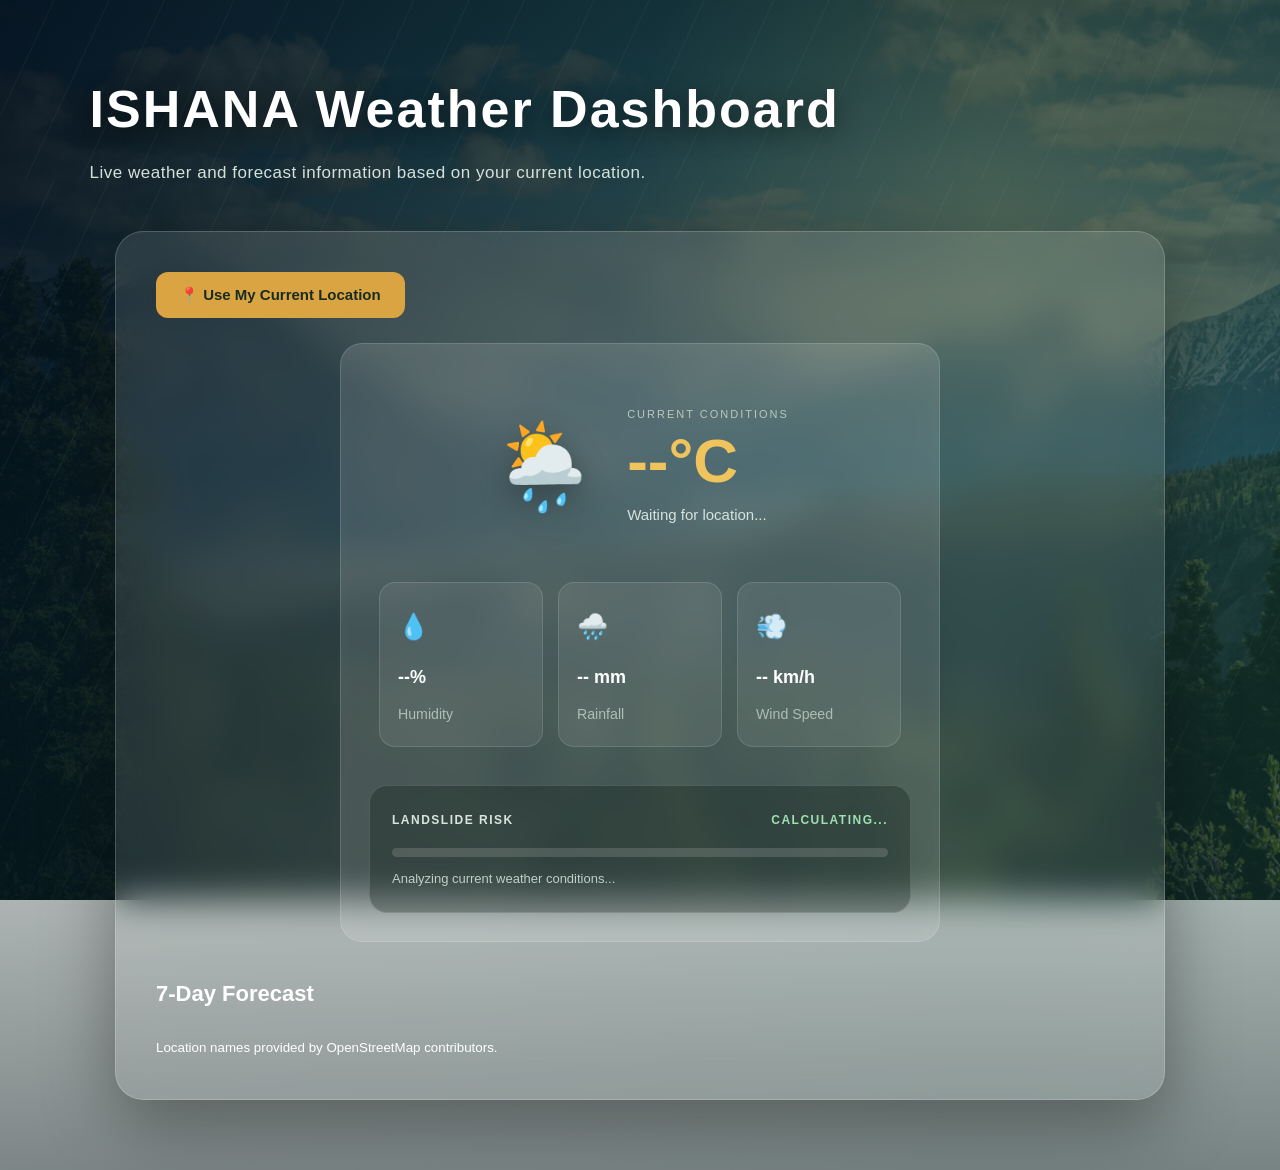
<file: weather.html>
<!DOCTYPE html>
<html lang="en">
<head>
    <meta charset="UTF-8">
    <meta name="viewport" content="width=device-width, initial-scale=1.0">
    <title>ISHANA Weather Dashboard</title>
    <link rel="stylesheet" href="style.css">
</head>
<body>

<main class="weather-page">
    <h1>ISHANA Weather Dashboard</h1>
    <p>Live weather and forecast information based on your current location.</p>

    <div class="weather-card">
<button type="button" id="location-button" onclick="getLocation()">
    📍 Use My Current Location
</button>

<p id="location-result"></p>
<div id="weather-result">

    <div class="current-weather">

        <div class="weather-main">

            <div class="big-weather-icon">🌦️</div>

            <div>
                <div class="weather-label">CURRENT CONDITIONS</div>
                <div class="big-temperature">--°C</div>
                <div class="weather-location">Waiting for location...</div>
            </div>

        </div>

        <div class="weather-stats">

            <div class="weather-stat">
                <span>💧</span>
                <strong id="humidity-value">--%</strong>
                <small>Humidity</small>
            </div>

            <div class="weather-stat">
                <span>🌧️</span>
                <strong id="rainfall-value">-- mm</strong>
                <small>Rainfall</small>
            </div>

            <div class="weather-stat">
                <span>💨</span>
                <strong id="wind-value">-- km/h</strong>
                <small>Wind Speed</small>
            </div>

        </div>

    </div>

    <div class="risk-panel">

        <div class="risk-header">
            <span>LANDSLIDE RISK</span>
            <span id="risk-status">CALCULATING...</span>
        </div>

        <div class="risk-meter">
            <div id="risk-fill"></div>
        </div>

        <p id="risk-message">
            Analyzing current weather conditions...
        </p>

    </div>

</div>

<h2>7-Day Forecast</h2>
<div id="forecast-result"></div>
<small>Location names provided by OpenStreetMap contributors.</small>

    <script>
    function getWeatherIcon(code) {
        if (code === 0) return "☀️";
        if (code === 1) return "🌤️";
        if (code === 2) return "⛅";
        if (code === 3) return "☁️";
        if (code === 45 || code === 48) return "🌫️";
        if (code >= 51 && code <= 57) return "🌦️";
        if (code >= 61 && code <= 67) return "🌧️";
        if (code >= 71 && code <= 77) return "❄️";
        if (code >= 80 && code <= 82) return "🌦️";
        if (code === 85 || code === 86) return "🌨️";
        if (code >= 95) return "⛈️";
        return "🌦️";
    }

    function updateRisk(totalRainfall) {
        const riskStatus = document.getElementById("risk-status");
        const riskFill = document.getElementById("risk-fill");
        const riskMessage = document.getElementById("risk-message");

        if (totalRainfall < 20) {
            riskStatus.innerHTML = "🟢 NORMAL";
            riskFill.style.width = "25%";
            riskFill.style.background = "#4caf50";
            riskMessage.innerHTML =
                "Low rainfall is expected over the next 7 days. Current preliminary landslide risk is low.";
        } else if (totalRainfall < 50) {
            riskStatus.innerHTML = "🟡 WATCH";
            riskFill.style.width = "60%";
            riskFill.style.background = "#e6b84a";
            riskMessage.innerHTML =
                "Moderate rainfall is expected. Landslide-prone areas should remain under observation.";
        } else {
            riskStatus.innerHTML = "🔴 DANGER";
            riskFill.style.width = "100%";
            riskFill.style.background = "#d9534f";
            riskMessage.innerHTML =
                "High cumulative rainfall is expected. Vulnerable mountain regions require close monitoring.";
        }
    }

    function getLocation() {
        if (navigator.geolocation) {
            navigator.geolocation.getCurrentPosition(showPosition, function (error) {
                const messages = {
                    1: "Location permission was denied. Please allow access and try again.",
                    2: "Your location could not be determined. Please check your device GPS.",
                    3: "The location request timed out. Please try again."
                };

                document.getElementById("location-result").textContent =
                    messages[error.code] || "Unable to access your location.";
            });
        } else {
            document.getElementById("location-result").textContent =
                "GPS is not supported by this browser.";
        }
    }

    async function showPosition(position) {
        const latitude = position.coords.latitude;
        const longitude = position.coords.longitude;
        const result = document.getElementById("location-result");
        const forecastResult = document.getElementById("forecast-result");

        result.textContent = "📍 Finding your location...";
        document.querySelector(".big-temperature").textContent = "...";
        forecastResult.textContent = "📅 Loading 7-day forecast...";

        try {
            const weatherResponse = await fetch(
                `https://api.open-meteo.com/v1/forecast?latitude=${latitude}&longitude=${longitude}&current=temperature_2m,relative_humidity_2m,precipitation,wind_speed_10m,weather_code`
            );

            if (!weatherResponse.ok) {
                throw new Error("Weather lookup failed");
            }

            const weatherData = await weatherResponse.json();
            const temperature = weatherData.current.temperature_2m;
            const humidity = weatherData.current.relative_humidity_2m;
            const rainfall = weatherData.current.precipitation;
            const wind = weatherData.current.wind_speed_10m;
            const weatherCode = weatherData.current.weather_code;

            document.querySelector(".big-weather-icon").innerHTML =
                getWeatherIcon(weatherCode);

            document.querySelector(".big-temperature").textContent =
                Math.round(temperature) + "°C";

            document.getElementById("humidity-value").textContent =
                humidity + "%";

            document.getElementById("rainfall-value").textContent =
                rainfall + " mm";

            document.getElementById("wind-value").textContent =
                Math.round(wind) + " km/h";

            const forecastResponse = await fetch(
                `https://api.open-meteo.com/v1/forecast?latitude=${latitude}&longitude=${longitude}&daily=weather_code,temperature_2m_max,temperature_2m_min,precipitation_sum&timezone=auto`
            );

            if (!forecastResponse.ok) {
                throw new Error("Forecast lookup failed");
            }

            const forecastData = await forecastResponse.json();
            const dates = forecastData.daily.time;
            let forecastWeatherCodes = forecastData.daily.weather_code;
            const maxTemps = forecastData.daily.temperature_2m_max;
            const minTemps = forecastData.daily.temperature_2m_min;
            const rainfallData = forecastData.daily.precipitation_sum;

            let totalRainfall = 0;

            for (let i = 0; i < 7; i++) {
                totalRainfall += rainfallData[i];
            }

            updateRisk(totalRainfall);

            let forecastHTML = "";

            for (let i = 0; i < 7; i++) {
                forecastHTML += `
                    <div class="forecast-card">
                        <div class="forecast-icon">
                            ${getWeatherIcon(forecastWeatherCodes[i])}
                        </div>

                        <h3>${new Date(dates[i]).toLocaleDateString('en-IN', {
                            weekday: 'short'
                        })}</h3>

                        <p class="forecast-date">${dates[i]}</p>

                        <div class="temperature">
                            ${Math.round(maxTemps[i])}° / ${Math.round(minTemps[i])}°
                        </div>

                        <p>🌧️ Rainfall: ${rainfallData[i]} mm</p>
                    </div>
                `;
            }

            forecastResult.innerHTML = forecastHTML;

            const response = await fetch(
                `https://nominatim.openstreetmap.org/reverse?format=json&lat=${latitude}&lon=${longitude}`
            );

            if (!response.ok) {
                throw new Error("Location lookup failed");
            }

            const data = await response.json();
            const location = data.address || {};
            const place = location.state
                || location.city
                || location.town
                || location.village
                || "Unknown location";

            document.querySelector(".weather-location").textContent =
                "📍 " + place;
            result.innerHTML = "📍 Your Location: <b>" + place + "</b>";
        } catch (error) {
            result.textContent = "⚠️ Unable to find your location.";
        }
    }
    </script>
    </div>
</main>

    </body>
    </html>
</file>
<file: style.css>
* {
    margin: 0;
    padding: 0;
    box-sizing: border-box;
}

:root {
    --forest: #10251b;
    --mint: #a9dfb8;
    --mint-bright: #8fd3a4;
    --ink: #17221b;
    --muted: #68736c;
    --line: rgba(16, 37, 27, 0.1);
    --shadow: 0 18px 45px rgba(16, 37, 27, 0.1);
}

body {
    font-family: "Trebuchet MS", sans-serif;
    color: var(--ink);
    background: #eef5f0;
    line-height: 1.5;
}


/* NAVBAR */

.navbar {
    position: sticky;
    top: 0;
    z-index: 1000;
    display: flex;
    justify-content: space-between;
    align-items: center;
    padding: 18px 6%;
    background: rgba(16, 37, 27, 0.96);
    backdrop-filter: blur(10px);
}

.logo {
    color: var(--mint);
    font-size: 24px;
    font-weight: 800;
    letter-spacing: 3px;
}

.nav-links {
    display: flex;
    gap: 22px;
    align-items: center;
}

.nav-links a {
    color: white;
    text-decoration: none;
    font-size: 14px;
    transition: 0.3s;
}

.nav-links a:hover {
    color: var(--mint);
}

/* LIVE UPDATES */

.updates-bar {
    display: flex;
    align-items: center;
    min-height: 48px;
    overflow: hidden;
    background: #f4c95d;
    color: var(--forest);
    border-bottom: 1px solid rgba(16, 37, 27, 0.16);
}

.updates-title {
    display: flex;
    align-items: center;
    align-self: stretch;
    flex-shrink: 0;
    padding: 0 24px;
    background: #e3a72f;
    font-size: 12px;
    font-weight: bold;
    letter-spacing: 1.5px;
}

.updates-wrapper {
    min-width: 0;
    overflow: hidden;
    white-space: nowrap;
}

.updates-content {
    display: inline-block;
    padding-left: 100%;
    font-size: 14px;
    font-weight: bold;
    animation: updatesScroll 34s linear infinite;
}

.alert-banner {
    display: none;
    padding: 18px;
    text-align: center;
    font-size: 20px;
    font-weight: bold;
    background: #c0392b;
    color: white;
    position: sticky;
    top: 0;
    z-index: 1000;
}

.alert-banner.is-visible {
    display: block;
}

#alertText {
    margin-left: 10px;
    font-weight: normal;
}

@keyframes updatesScroll {
    from {
        transform: translateX(0);
    }

    to {
        transform: translateX(-100%);
    }
}


/* HERO */

.hero {
    min-height: 610px;

    display: flex;
    align-items: center;

    padding: 90px 8%;

    background:
        linear-gradient(
            90deg,
            rgba(8, 30, 19, 0.96),
            rgba(8, 30, 19, 0.72),
            rgba(8, 30, 19, 0.32)
        ),
        linear-gradient(135deg, #315b43, #86a995);

    color: white;
}

.hero-content {
    max-width: 700px;
    padding: 34px 38px;
    border-left: 3px solid var(--mint-bright);
    background: rgba(9, 28, 18, 0.27);
    backdrop-filter: blur(3px);
}

.small-title {
    color: var(--mint);
    letter-spacing: 3px;
    font-size: 12px;
    font-weight: bold;
    margin-bottom: 18px;
}

.hero h1 {
    font-size: clamp(42px, 6vw, 70px);
    line-height: 1.05;
    letter-spacing: -1px;
    margin-bottom: 24px;
}

.hero h1 span {
    color: #a9dfb8;
}

.description {
    color: rgba(255, 255, 255, 0.84);
    font-size: 17px;
    line-height: 1.7;
    max-width: 600px;
    margin-bottom: 35px;
}

.buttons {
    display: flex;
    gap: 15px;
}

button {
    border: none;
    cursor: pointer;
    font-size: 15px;
    border-radius: 6px;
    padding: 14px 24px;
    font-family: inherit;
    transition: transform 180ms ease, box-shadow 180ms ease, background 180ms ease;
}

button:hover {
    transform: translateY(-2px);
}

.primary-btn {
    background: var(--mint-bright);
    color: var(--forest);
    font-weight: bold;
    box-shadow: 0 8px 20px rgba(143, 211, 164, 0.22);
}

.secondary-btn {
    background: transparent;
    color: white;
    border: 1px solid white;
}


/* RISK SECTION */

.risk-section {
    text-align: center;
    padding: 86px 8%;
    background: #f7faf8;
}

.risk-section h2 {
    color: var(--forest);
    font-size: 36px;
    line-height: 1.15;
    margin-bottom: 10px;
}

.section-subtitle {
    color: #68736c;
    margin-bottom: 40px;
}

.region-selector {
    max-width: 1000px;
    margin: 30px auto 0;
    padding: 30px;
    background: white;
    border: 1px solid var(--line);
    border-radius: 12px;
    box-shadow: var(--shadow);
}

.region-selector h2 {
    color: var(--forest);
    margin-bottom: 18px;
}

.region-selector select {
    width: 100%;
    padding: 12px;
    border: none;
    border-radius: 8px;
    background: white;
    color: var(--ink);
    font-size: 16px;
    margin-top: 10px;
}

.map-section {
    max-width: 1000px;
    margin: 30px auto 0;
    padding: 30px;
    background: white;
    border: 1px solid var(--line);
    border-radius: 12px;
    box-shadow: var(--shadow);
}

.map-section h2 {
    color: var(--forest);
    margin-bottom: 8px;
}

.map-section > p {
    color: var(--muted);
    margin-bottom: 18px;
}

#riskMap {
    width: 100%;
    height: 500px;
    border-radius: 15px;
    margin-top: 20px;
    overflow: hidden;
}

.location-alert {
    max-width: 1000px;
    margin: 30px auto 0;
    padding: 25px;
    background: rgba(255, 255, 255, 0.12);
    border: 1px solid var(--line);
    border-radius: 15px;
    box-shadow: var(--shadow);
}

.location-alert h2 {
    margin-top: 0;
    color: var(--forest);
}

#regionalWarning {
    margin-top: 15px;
    color: var(--muted);
    font-size: 17px;
}

#selectedLocation {
    font-size: 18px;
    margin-top: 15px;
    color: var(--muted);
}

.history-section {
    padding: 80px 8%;
    background: white;
}

.table-container {
    max-width: 1100px;
    margin: 0 auto 30px;
    overflow-x: auto;
}

.chart-container {
    width: 100%;
    max-width: 1100px;
    margin: auto;
    padding: 30px;
    box-sizing: border-box;
    background: #f7faf8;
    border-radius: 24px;
    box-shadow: 0 10px 30px rgba(16, 37, 27, 0.08);
}

.chart-container canvas {
    width: 100% !important;
    max-height: 450px;
}

.risk-dashboard {
    padding: 80px 8%;
    background: #f4f8f5;
}

.risk-cards {
    max-width: 1100px;
    margin: auto;
    display: grid;
    grid-template-columns: repeat(3, 1fr);
    gap: 22px;
}

.risk-dashboard .risk-card {
    background: white;
    padding: 30px;
    border-radius: 20px;
    text-align: center;
    box-shadow: 0 10px 30px rgba(16, 37, 27, 0.08);
}

.risk-dashboard .risk-card span {
    font-size: 35px;
}

.risk-dashboard .risk-card h3 {
    margin: 15px 0 8px;
}

.risk-dashboard .risk-card strong {
    display: block;
    font-size: 25px;
    margin-bottom: 8px;
}

.risk-dashboard .risk-card p {
    color: var(--muted);
}

.overall-risk {
    max-width: 1100px;
    margin: 30px auto 0;
    padding: 30px;
    border-radius: 20px;
    text-align: center;
    background: #fff0f0;
    border: 1px solid #e5baba;
}

.overall-risk p {
    font-size: 12px;
    letter-spacing: 2px;
    font-weight: bold;
}

.overall-risk h2 {
    margin: 10px 0;
    font-size: 30px;
}

.overall-risk span {
    color: var(--muted);
}

@media (max-width: 800px) {
    .risk-cards {
        grid-template-columns: 1fr;
    }
}

body > .forecast-card {
    background: rgba(255, 255, 255, 0.12);
    padding: 25px;
    margin: 25px auto;
    border-radius: 15px;
    max-width: 1100px;
}

.forecast-grid {
    display: grid;
    grid-template-columns: repeat(auto-fit, minmax(130px, 1fr));
    gap: 15px;
    margin-top: 20px;
}

.forecast-day {
    background: rgba(0, 0, 0, 0.2);
    padding: 18px;
    border-radius: 12px;
    text-align: center;
}

.forecast-day h3 {
    margin-top: 0;
}

.forecast-day p {
    margin: 8px 0;
}

#rainfallChart {
    width: 100% !important;
    max-height: 400px;
}

.rainfall-comparison {
    max-width: 1000px;
    margin: 30px auto 0;
    padding: 25px;
    background: white;
    border: 1px solid var(--line);
    border-radius: 12px;
    box-shadow: var(--shadow);
}

.rainfall-comparison h2 {
    color: var(--forest);
    margin-bottom: 15px;
}

#rainfallComparison {
    color: var(--muted);
    font-size: 17px;
    line-height: 1.6;
}

.cards {
    display: flex;
    justify-content: center;
    gap: 25px;
    flex-wrap: wrap;
    margin-top: 8px;
}

.card {
    background: white;
    width: min(100%, 280px);

    padding: 30px;

    border: 1px solid var(--line);
    border-radius: 12px;

    box-shadow: var(--shadow);

    text-align: left;
    transition: transform 180ms ease, box-shadow 180ms ease;
}

.card:hover {
    transform: translateY(-5px);
    box-shadow: 0 22px 48px rgba(16, 37, 27, 0.15);
}

.icon {
    display: inline-grid;
    place-items: center;
    width: 52px;
    height: 52px;
    border-radius: 50%;
    background: #e6f3e9;
    font-size: 27px;
    margin-bottom: 15px;
}

.card h3 {
    font-size: 18px;
    margin-bottom: 12px;
}

.value {
    color: var(--forest);
    font-size: 32px;
    font-weight: bold;
    margin-bottom: 8px;
}

.card span {
    color: #7a837d;
    font-size: 13px;
}

.risk {
    color: #31804b;
}

/* WARNING */

.warning {
    margin: 20px 8% 80px;

    padding: 32px 36px;

    background: #fff8e8;

    border-left: 6px solid #e3a72f;

    border-radius: 10px;
    box-shadow: 0 12px 30px rgba(92, 67, 12, 0.08);

    display: flex;
    justify-content: space-between;
    align-items: center;
    gap: 30px;
}

.warning h2 {
    margin-bottom: 10px;
}

.warning p {
    color: #655d48;
    line-height: 1.6;
}

.warning button {
    background: var(--forest);
    color: white;
}


/* FOOTER */

footer {
    background: var(--forest);
    color: white;
    text-align: center;
    padding: 40px;
}

footer h3 {
    font-size: 25px;
    letter-spacing: 3px;
    margin-bottom: 10px;
}

footer p {
    color: #b7c4ba;
    margin: 7px;
}

footer p:last-child {
    color: rgba(183, 196, 186, 0.58);
    font-size: 12px;
}

.site-footer {
    background: var(--forest);
    color: white;
    text-align: center;
    padding: 45px 20px 25px;
}

.site-footer h2 {
    color: var(--mint);
    letter-spacing: 4px;
    margin-bottom: 10px;
}

.site-footer p {
    opacity: 0.8;
    margin: 6px 0;
}

.footer-line {
    width: 80%;
    height: 1px;
    background: rgba(255, 255, 255, 0.15);
    margin: 25px auto;
}

.site-footer small {
    opacity: 0.6;
}


/* MOBILE */

@media (max-width: 900px) {

    .navbar {
        height: auto;
        padding: 18px 6%;
        flex-direction: column;
        gap: 15px;
    }

    .updates-title {
        padding: 0 14px;
        font-size: 10px;
        letter-spacing: 1px;
    }

    .updates-content {
        font-size: 12px;
        animation-duration: 28s;
    }

    .nav-links {
        flex-wrap: wrap;
        justify-content: center;
        gap: 12px;
    }

    .hero {
        min-height: 500px;
        padding: 50px 25px;
    }

    .hero-content {
        padding: 25px 22px;
    }

    .hero h1 {
        font-size: 42px;
    }

    .description {
        font-size: 16px;
    }

    .warning {
        margin: 20px;
        flex-direction: column;
        align-items: flex-start;
    }

}

@media (prefers-reduced-motion: reduce) {
    .updates-content,
    .floating,
    .weather-page::before {
        animation-play-state: paused;
    }
}
/* ============================= */
/* FLOATING BACKGROUND IMAGES */
/* ============================= */

.hero {
    position: relative;
    overflow: hidden;
}

.floating-images {
    position: absolute;
    inset: 0;
    pointer-events: none;
    z-index: 0;
}

.floating {
    position: absolute;
    object-fit: cover;
    border-radius: 18px;

    opacity: 0.52;

    box-shadow: 0 15px 40px rgba(0,0,0,0.35);
}

/* Main mountain */

.mountain-img {
    width: 430px;
    height: 270px;

    right: 8%;
    top: 12%;

    transform: rotate(3deg);

    animation: mountainFloat 24s ease-in-out infinite;
}

/* Landslide */

.landslide-img {
    width: 360px;
    height: 235px;

    right: 25%;
    bottom: 10%;

    transform: rotate(-4deg);

    animation: landslideFloat 30s ease-in-out infinite;
}

/* Second mountain */

.mountain-img2 {
    width: 320px;
    height: 210px;

    left: 5%;
    bottom: 8%;

    transform: rotate(5deg);

    animation: mountainTwoFloat 27s ease-in-out infinite;
}

@media (max-width: 768px) {
    .floating {
        opacity: 0.25;
    }

    .mountain-img {
        width: 270px;
        height: 175px;
        right: -55px;
    }

    .landslide-img {
        width: 235px;
        height: 155px;
        right: 8%;
    }

    .mountain-img2 {
        width: 225px;
        height: 145px;
        left: -60px;
    }
}

/* Floating movement */

@keyframes mountainFloat {

    0% {
        transform: translate(0, 0) rotate(3deg);
    }

    50% {
        transform: translate(-12px, -14px) rotate(1deg);
    }

    100% {
        transform: translate(0, 0) rotate(3deg);
    }
}

@keyframes landslideFloat {

    0% {
        transform: translate(0, 0) rotate(-4deg);
    }

    50% {
        transform: translate(15px, 12px) rotate(-1deg);
    }

    100% {
        transform: translate(0, 0) rotate(-4deg);
    }
}

@keyframes mountainTwoFloat {

    0% {
        transform: translate(0, 0) rotate(5deg);
    }

    50% {
        transform: translate(10px, -12px) rotate(7deg);
    }

    100% {
        transform: translate(0, 0) rotate(5deg);
    }

}


/* Keep text above the images */

.hero-content {
    position: relative;
    z-index: 2;
}

.secondary-btn:hover {
    background: rgba(255, 255, 255, 0.12);
}
/* ISHANA WEATHER DASHBOARD */

.weather-page {
    min-height: 100vh;
    padding: 70px 7%;
    position: relative;
    overflow: hidden;

    background:
        linear-gradient(120deg, rgba(4, 17, 29, 0.92), rgba(10, 46, 36, 0.64)),
        linear-gradient(35deg, rgba(20, 86, 76, 0.36), transparent 55%),
        url("images/mountains.jpg") center/cover;

    background-position: center;
    background-attachment: fixed;
    color: white;
}

.weather-page::before {
    position: absolute;
    inset: 0;
    z-index: 0;
    background:
        repeating-linear-gradient(
            115deg,
            transparent 0,
            transparent 48px,
            rgba(181, 224, 204, 0.055) 49px,
            transparent 50px
        ),
        linear-gradient(90deg, transparent 0%, rgba(121, 204, 174, 0.12) 48%, transparent 100%);
    background-size: 180px 180px, 160% 100%;
    content: "";
    pointer-events: none;
    animation: weatherAtmosphere 28s ease-in-out infinite alternate;
}

.weather-page::after {
    position: absolute;
    inset: 0;
    z-index: 0;
    background: radial-gradient(circle at 78% 18%, rgba(219, 180, 87, 0.16), transparent 28%),
        linear-gradient(180deg, transparent 45%, rgba(2, 12, 19, 0.48) 100%);
    content: "";
    pointer-events: none;
}

.weather-page > * {
    position: relative;
    z-index: 1;
}

@keyframes weatherAtmosphere {
    from {
        transform: translateX(-18px);
    }

    to {
        transform: translateX(18px);
    }
}

.weather-page h1 {
    font-size: 52px;
    font-weight: 800;
    letter-spacing: 2px;
    color: white;
    text-shadow: 0 5px 25px rgba(0, 0, 0, 0.5);
    margin-bottom: 12px;
}

.weather-page > p {
    color: #d4e1da;
    font-size: 17px;
    letter-spacing: 0.5px;
    margin-bottom: 45px;
}

.weather-card {
    max-width: 1050px;
    margin: auto;
    padding: 40px;
    border-radius: 28px;
    background: rgba(255, 255, 255, 0.10);
    border: 1px solid rgba(255, 255, 255, 0.18);
    backdrop-filter: blur(18px);
    -webkit-backdrop-filter: blur(18px);
    box-shadow: 0 25px 70px rgba(0, 0, 0, 0.35);
}

.weather-card h2 {
    color: white;
    font-size: 22px;
    margin: 0 0 18px;
}

.weather-card p {
    font-size: 17px;
    margin: 8px 0;
}

.weather-card button {
    padding: 14px 24px;
    border: none;
    border-radius: 12px;
    background: #d9a441;
    color: #182c22;
    font-size: 15px;
    font-weight: 700;
    cursor: pointer;
    transition: 0.3s;
}

.weather-card button:hover {
    transform: translateY(-3px);
    box-shadow: 0 10px 25px rgba(0, 0, 0, 0.3);
}

#location-result {
    margin: 18px 0;
    color: #d9e5df;
    font-size: 16px;
}

#weather-result {
    margin: 25px auto 35px;
    padding: 28px;
    max-width: 600px;
    background: rgba(255, 255, 255, 0.12);
    border: 1px solid rgba(255, 255, 255, 0.15);
    border-radius: 22px;
    color: white;
    font-size: 17px;
    line-height: 2;
    box-shadow: inset 0 0 30px rgba(255, 255, 255, 0.03);
}

.weather-card select {
    padding: 14px 20px;
    border-radius: 12px;
    border: 1px solid rgba(255, 255, 255, 0.25);
    background: rgba(255, 255, 255, 0.12);
    color: white;
    font-size: 15px;
    outline: none;
    margin-top: 15px;
}

.weather-card select option {
    color: #222;
}

/* 7 DAY FORECAST */

#forecast-result {
    display: grid;
    grid-template-columns: repeat(7, 1fr);
    gap: 14px;
    margin-top: 25px;
}

.forecast-card {
    padding: 20px 12px;
    border-radius: 20px;
    background: rgba(255, 255, 255, 0.11);
    border: 1px solid rgba(255, 255, 255, 0.16);
    backdrop-filter: blur(12px);
    text-align: center;
    transition: all 0.3s ease;
}

.forecast-card:hover {
    transform: translateY(-8px) scale(1.03);
    background: rgba(255, 255, 255, 0.18);
    box-shadow: 0 15px 35px rgba(0, 0, 0, 0.25);
}

.forecast-icon {
    font-size: 38px;
    margin-bottom: 8px;
    filter: drop-shadow(0 5px 8px rgba(0, 0, 0, 0.25));
}

.forecast-card h3 {
    color: white;
    font-size: 15px;
    margin: 5px 0;
}

.forecast-date {
    font-size: 11px !important;
    color: #b9c9c1 !important;
    margin-bottom: 10px;
}

.temperature {
    font-size: 21px;
    font-weight: 700;
    color: #f0c45c;
    margin: 12px 0;
}

.forecast-card p:last-child {
    color: #d6e2dc;
    font-size: 12px;
    line-height: 1.5;
}

@media (max-width: 1000px) {
    #forecast-result {
        grid-template-columns: repeat(4, 1fr);
    }
}

@media (max-width: 650px) {
    .weather-page {
        padding: 45px 5%;
    }

    .weather-page h1 {
        font-size: 34px;
    }

    .weather-card {
        padding: 25px 18px;
    }

    #forecast-result {
        grid-template-columns: repeat(2, 1fr);
    }
}

@media (max-width: 400px) {
    #forecast-result {
        grid-template-columns: 1fr;
    }
}
/* ============================= */
/* CURRENT WEATHER PANEL */
/* ============================= */

.current-weather {
    padding: 10px;
}

.weather-main {
    display: flex;
    align-items: center;
    justify-content: center;
    gap: 30px;
    margin-bottom: 30px;
}

.big-weather-icon {
    font-size: 85px;
    filter: drop-shadow(0 8px 15px rgba(0,0,0,0.3));
}

.weather-label {
    font-size: 11px;
    letter-spacing: 2px;
    color: #b8c9c0;
    margin-bottom: 5px;
}

.big-temperature {
    font-size: 62px;
    font-weight: 700;
    color: #f0c45c;
    line-height: 1;
}

.weather-location {
    margin-top: 8px;
    color: #d7e2dc;
    font-size: 15px;
}

.weather-stats {
    display: grid;
    grid-template-columns: repeat(3, 1fr);
    gap: 15px;
}

.weather-stat {
    padding: 18px;
    border-radius: 16px;
    background: rgba(255,255,255,0.08);
    border: 1px solid rgba(255,255,255,0.12);
}

.weather-stat span {
    display: block;
    font-size: 25px;
    margin-bottom: 8px;
}

.weather-stat strong {
    display: block;
    color: white;
    font-size: 18px;
}

.weather-stat small {
    display: block;
    color: #aebeb6;
    margin-top: 5px;
}

.risk-panel {
    margin-top: 28px;
    padding: 22px;
    border: 1px solid rgba(255, 255, 255, 0.14);
    border-radius: 18px;
    background: rgba(4, 20, 14, 0.28);
    text-align: left;
}

.risk-header {
    display: flex;
    justify-content: space-between;
    gap: 16px;
    color: #d8e6df;
    font-size: 12px;
    font-weight: 700;
    letter-spacing: 1.5px;
}

#risk-status {
    color: #9ee0b1;
}

.risk-meter {
    height: 9px;
    margin: 16px 0 12px;
    overflow: hidden;
    border-radius: 999px;
    background: rgba(255, 255, 255, 0.14);
}

#risk-fill {
    width: 0;
    height: 100%;
    border-radius: inherit;
    transition: width 500ms ease, background 300ms ease;
}

#risk-fill.risk-low {
    background: #65c47c;
}

#risk-fill.risk-moderate {
    background: #e6b94d;
}

#risk-fill.risk-high {
    background: #e56b5d;
}

#risk-message {
    margin: 0;
    color: #bfd0c7;
    font-size: 13px;
    line-height: 1.6;
}

.risk-assessment {
    text-align: center;
    padding: 30px;
    margin-top: 20px;
    border-radius: 15px;
    background: rgba(0, 0, 0, 0.25);
}

.risk-level {
    font-size: 35px;
    font-weight: bold;
    margin: 15px 0;
}

.risk-low {
    color: #55efc4;
}

.risk-medium {
    color: #ffeaa7;
}

.risk-high {
    color: #ff7675;
}

.warning-message {
    font-size: 18px;
    margin-top: 15px;
}

.emergency-guide {
    max-width: 1180px;
    margin: 40px auto;
    padding: 64px 7%;
    text-align: center;
}

.section-heading {
    max-width: 680px;
    margin: 0 auto 36px;
}

.eyebrow {
    color: #668d70;
    font-size: 12px;
    font-weight: bold;
    letter-spacing: 2px;
    margin-bottom: 10px;
}

.section-heading h2 {
    color: var(--forest);
    font-size: 34px;
    line-height: 1.15;
    margin-bottom: 12px;
}

.section-heading > p:last-child {
    color: var(--muted);
}

.guide-grid {
    display: grid;
    grid-template-columns: repeat(3, minmax(0, 1fr));
    gap: 22px;
}

.emergency-guide h2 {
    font-size: 34px;
}

.guide-card {
    min-height: 300px;
    padding: 28px;
    text-align: left;
    border: 1px solid var(--line);
    border-radius: 12px;
    background: white;
    box-shadow: var(--shadow);
    transition: transform 180ms ease, box-shadow 180ms ease;
}

.guide-card:hover {
    transform: translateY(-5px);
    box-shadow: 0 22px 42px rgba(16, 37, 27, 0.15);
}

.guide-icon {
    display: inline-flex;
    align-items: center;
    justify-content: center;
    width: 46px;
    height: 46px;
    margin-bottom: 20px;
    border-radius: 10px;
    background: #edf7ef;
    font-size: 24px;
}

.guide-card h3 {
    font-size: 21px;
    color: var(--forest);
    margin-bottom: 16px;
}

.guide-card ul {
    padding-left: 20px;
    color: var(--muted);
    font-size: 15px;
    line-height: 1.6;
}

.guide-card li + li {
    margin-top: 9px;
}

.safety-card {
    background: rgba(255, 255, 255, 0.12);
    padding: 25px;
    margin: 25px auto;
    border-radius: 15px;
    max-width: 1100px;
    box-shadow: 0 8px 25px rgba(0, 0, 0, 0.25);
}

.safety-card h2 {
    margin-top: 0;
    color: var(--forest);
    margin-bottom: 18px;
}

.safety-card h3 {
    font-size: 25px;
}

.safety-card p {
    font-size: 17px;
    line-height: 1.6;
}

.safety-card li {
    margin: 10px 0;
    font-size: 16px;
}

#safetyMessage h3 {
    color: #31804b;
    margin-bottom: 10px;
}

#safetyMessage p,
#safetyMessage li {
    color: var(--muted);
}

#safetyMessage ul {
    margin: 16px 0 0;
    padding-left: 22px;
}

.safe-area-card {
    max-width: 1100px;
    margin: 25px auto;
    padding: 25px;
    border-radius: 15px;
    background: rgba(255, 255, 255, 0.12);
    box-shadow: 0 8px 25px rgba(0, 0, 0, 0.25);
}

.safe-area-card h2 {
    margin-top: 0;
    color: var(--forest);
}

.safe-status {
    font-size: 20px;
    margin: 15px 0;
    color: #31804b;
}

.safe-area-card > p {
    color: var(--muted);
    line-height: 1.6;
}

.safe-area-card button {
    margin-top: 10px;
    background: var(--mint-bright);
    color: var(--forest);
    font-weight: bold;
}

#safetyInfo {
    margin-top: 20px;
    padding: 18px;
    background: rgba(0, 0, 0, 0.2);
    border-radius: 10px;
    color: var(--muted);
    line-height: 1.6;
}

#safetyInfo ul {
    padding-left: 22px;
}

.safety-checklist {
    max-width: 1100px;
    margin: 25px auto;
    padding: 30px;
    text-align: center;
    background: rgba(255, 255, 255, 0.9);
    border-radius: 15px;
    box-shadow: var(--shadow);
}

.safety-checklist h2 {
    margin-bottom: 8px;
    color: var(--forest);
}

.safety-checklist > p {
    margin-bottom: 22px;
    color: var(--muted);
}

.checklist-container {
    display: grid;
    grid-template-columns: repeat(2, minmax(0, 1fr));
    gap: 12px;
    text-align: left;
}

.checklist-container label {
    display: flex;
    align-items: center;
    gap: 10px;
    min-height: 48px;
    padding: 12px 14px;
    border: 1px solid var(--line);
    border-radius: 8px;
    background: white;
    color: var(--ink);
}

.checklist-container input {
    width: 18px;
    height: 18px;
    accent-color: var(--mint-bright);
}

.emergency-contacts {
    margin: 40px auto;
    max-width: 1000px;
    padding: 30px;
    text-align: center;
}

.emergency-contacts h2 {
    font-size: 30px;
    margin-bottom: 25px;
}

.contact-container {
    display: flex;
    justify-content: center;
    gap: 20px;
    flex-wrap: wrap;
}

.contact-card {
    width: 250px;
    padding: 25px;
    border-radius: 20px;
    background: rgba(255, 255, 255, 0.92);
    box-shadow: 0 8px 25px rgba(0, 0, 0, 0.15);
    transition: 0.3s;
}

.contact-card:hover {
    transform: translateY(-8px);
}

.contact-card h3 {
    margin-bottom: 12px;
    font-size: 21px;
}

.contact-card p {
    font-size: 14px;
    margin-bottom: 20px;
}

.contact-card a {
    display: inline-block;
    padding: 10px 20px;
    border-radius: 25px;
    background: #222;
    color: white;
    text-decoration: none;
    font-weight: bold;
}

.contact-card a:hover {
    opacity: 0.8;
}

.report-section {
    max-width: 800px;
    margin: 50px auto;
    padding: 35px;
    text-align: center;
    border-radius: 25px;
    background: rgba(255, 255, 255, 0.9);
    box-shadow: 0 10px 35px rgba(0, 0, 0, 0.15);
}

.report-section h2 {
    font-size: 30px;
    margin-bottom: 10px;
}

.report-section p {
    margin-bottom: 20px;
}

.report-section select,
.report-section textarea {
    width: 90%;
    padding: 14px;
    margin: 10px;
    border: 1px solid #ccc;
    border-radius: 12px;
    font-size: 15px;
    box-sizing: border-box;
}

.report-section textarea {
    height: 120px;
    resize: vertical;
}

.location-button,
.report-button {
    border: none;
    padding: 13px 24px;
    margin: 10px;
    border-radius: 25px;
    cursor: pointer;
    font-weight: bold;
    font-size: 15px;
    transition: 0.3s;
}

.location-button {
    background: #e8f0fe;
}

.report-button {
    background: #222;
    color: white;
}

.location-button:hover,
.report-button:hover {
    transform: translateY(-3px);
}

#location-result {
    font-weight: bold;
}

#report-message {
    font-weight: bold;
    margin-top: 15px;
}

.recent-reports {
    max-width: 800px;
    margin: 50px auto;
    padding: 30px;
    text-align: center;
}

.report-card {
    margin: 15px 0;
    padding: 20px;
    text-align: left;
    border-radius: 18px;
    background: rgba(255, 255, 255, 0.92);
    box-shadow: 0 6px 20px rgba(0, 0, 0, 0.12);
}

.report-card h3 {
    margin-bottom: 10px;
}

.report-card p {
    margin-bottom: 10px;
}

.report-card small {
    opacity: 0.7;
}

.emergency-card {
    background: rgba(120, 20, 20, 0.35);
    padding: 25px;
    margin: 25px auto;
    border-radius: 15px;
    max-width: 1100px;
    box-shadow: 0 8px 25px rgba(0, 0, 0, 0.3);
}

.emergency-card h2 {
    margin-top: 0;
    font-size: 28px;
    color: #9f2d25;
}

.emergency-card > p {
    color: #68423d;
}

.emergency-buttons {
    display: flex;
    gap: 15px;
    margin: 20px 0;
    flex-wrap: wrap;
}

.emergency-button {
    display: inline-block;
    padding: 14px 25px;
    background: #d63031;
    color: white;
    text-decoration: none;
    border-radius: 8px;
    font-size: 17px;
    font-weight: bold;
    transition: background 180ms ease, transform 180ms ease;
}

.emergency-button:hover {
    transform: scale(1.05);
}

.sos-section {
    padding: 75px 8%;
    background: var(--forest);
    color: white;
}

.sos-content {
    max-width: 850px;
    margin: auto;
    text-align: center;
}

.sos-section .eyebrow {
    color: var(--mint);
}

.sos-section h2 {
    font-size: 38px;
    margin: 12px 0;
}

.sos-section p {
    line-height: 1.7;
    opacity: 0.85;
}

.sos-buttons {
    display: flex;
    justify-content: center;
    gap: 18px;
    margin-top: 26px;
    flex-wrap: wrap;
}

.sos-btn,
.location-btn {
    padding: 15px 24px;
    border-radius: 12px;
    font-size: 15px;
    font-weight: 700;
    text-decoration: none;
    cursor: pointer;
    border: none;
}

.sos-btn {
    background: #d94b4b;
    color: white;
}

.location-btn {
    background: var(--mint);
    color: var(--ink);
}

.sos-btn:hover,
.location-btn:hover {
    transform: translateY(-3px);
}

.location-result {
    margin-top: 20px;
    font-size: 14px;
}

.emergency-info {
    background: rgba(0, 0, 0, 0.2);
    padding: 20px;
    border-radius: 10px;
}

.emergency-info h3 {
    color: #7d3029;
    margin-bottom: 10px;
}

.emergency-info li {
    margin: 10px 0;
    color: #68423d;
}

@media (max-width: 600px) {

    .checklist-container {
        grid-template-columns: 1fr;
    }

    .emergency-contacts {
        margin: 20px 15px;
        padding: 22px;
    }

    .contact-container {
        grid-template-columns: 1fr;
    }

    .emergency-guide {
        margin: 20px 15px;
        padding: 42px 0;
    }

    .guide-grid {
        grid-template-columns: 1fr;
    }

    .weather-main {
        flex-direction: column;
        gap: 10px;
    }

    .big-temperature {
        font-size: 50px;
    }

    .weather-stats {
        grid-template-columns: 1fr;
    }

}
/* ============================= */
/* HISTORY PAGE */
/* ============================= */

.history-page {
    min-height: 100vh;
    padding: 70px 7%;
    position: relative;
    overflow: hidden;

    background:
        linear-gradient(
            rgba(7, 25, 18, 0.58),
            rgba(5, 20, 15, 0.88)
        ),
        url("images/mountains2.jpg");

    background-size: cover;
    background-position: center;
    background-attachment: fixed;

    color: white;
}

.history-page h1 {
    font-size: 50px;
    margin-bottom: 10px;
    text-shadow: 0 5px 25px rgba(0,0,0,0.5);
}

.history-page > p {
    color: #d4e1da;
    font-size: 17px;
    margin-bottom: 45px;
}

.history-panel {
    max-width: 1000px;
    margin: auto;
    padding: 40px;

    border-radius: 30px;

    background: rgba(12,35,25,0.45);

    border: 1px solid rgba(255,255,255,0.18);

    backdrop-filter: blur(20px);

    box-shadow: 0 30px 80px rgba(0,0,0,0.45);
}

.data-table {
    width: 100%;
    border-collapse: collapse;
    margin-top: 20px;
    overflow: hidden;
    border-radius: 10px;
}

.data-table th,
.data-table td {
    padding: 14px;
    text-align: center;
    border-bottom: 1px solid rgba(255, 255, 255, 0.15);
}

.data-table th {
    background: rgba(0, 0, 0, 0.3);
}

.data-table tr:hover {
    background: rgba(255, 255, 255, 0.08);
}

.history-panel h2 {
    margin-bottom: 25px;
}

.history-panel select {
    padding: 14px 20px;
    margin-right: 12px;

    border-radius: 12px;
    border: 1px solid rgba(255,255,255,0.25);

    background: rgba(255,255,255,0.12);
    color: white;

    font-size: 15px;
}

.history-panel select option {
    color: #222;
}

.history-button {
    padding: 14px 22px;
    border: none;
    border-radius: 12px;
    background: #d9a441;
    color: #182c22;
    font-weight: 700;
    font-size: 14px;
    cursor: pointer;
    transition: 0.3s;
}

.history-button:hover {
    transform: translateY(-3px);
    box-shadow: 0 10px 25px rgba(0, 0, 0, 0.3);
}

.history-placeholder {
    margin-top: 40px;
    padding: 50px 20px;

    text-align: center;

    border-radius: 22px;

    background: rgba(255,255,255,0.07);

    border: 1px solid rgba(255,255,255,0.10);
}

.history-placeholder:first-letter {
    font-size: 50px;
}

.history-placeholder h3 {
    margin: 15px 0 8px;
}

.history-placeholder p {
    color: #b9c9c1;
}

.chart-box {
    margin-top: 35px;
    padding: 25px;
    background: rgba(255, 255, 255, 0.08);
    border: 1px solid rgba(255, 255, 255, 0.12);
    border-radius: 22px;
    backdrop-filter: blur(12px);
    text-align: left;
}

.chart-box h3 {
    color: white;
    margin-bottom: 20px;
    font-size: 18px;
}

.chart-box canvas {
    width: 100% !important;
    max-height: 320px;
}
</file>
